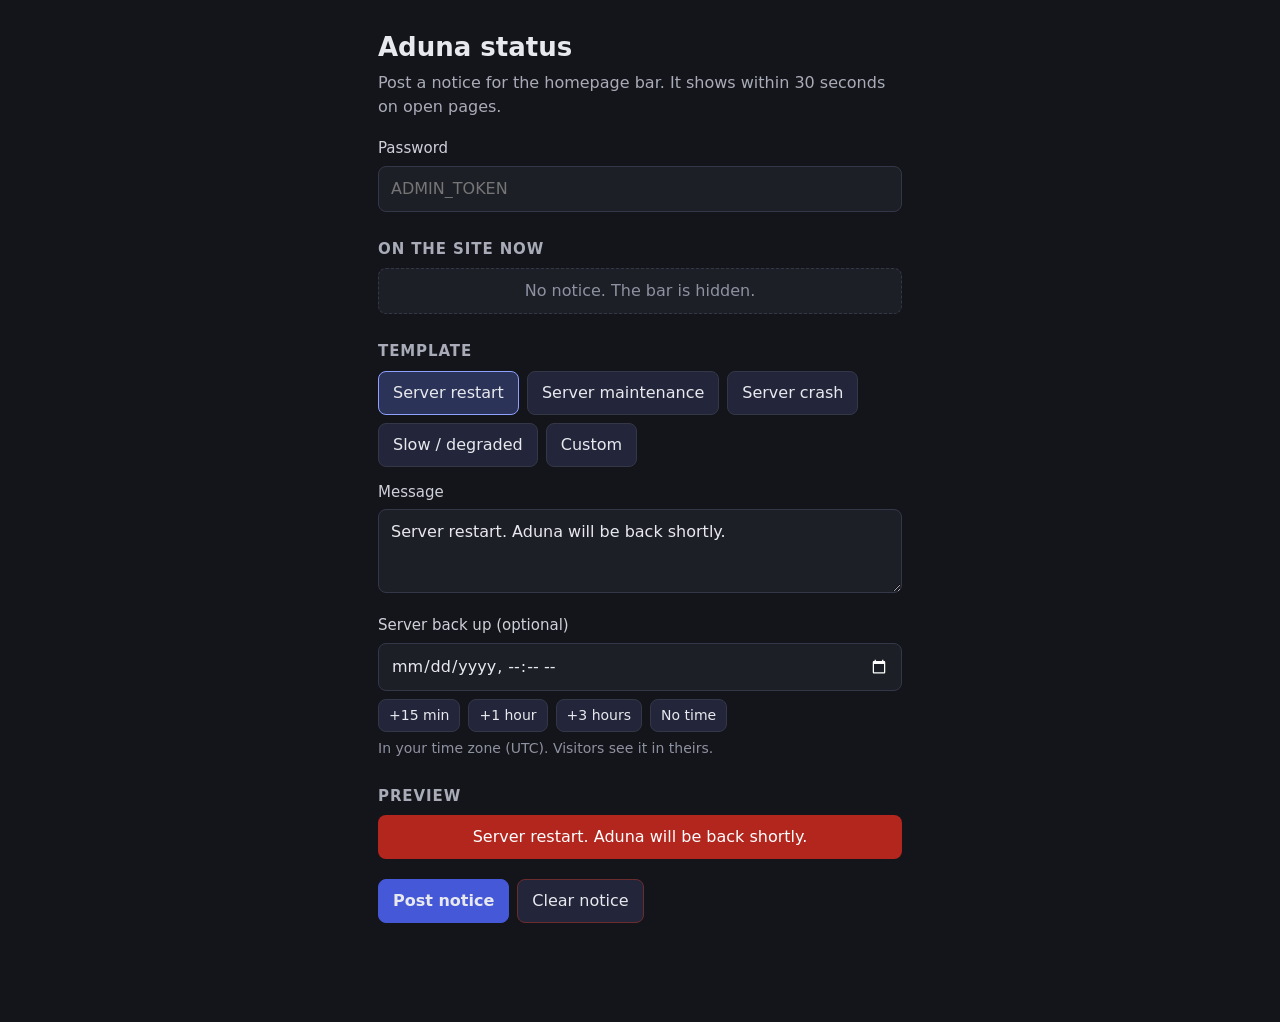
<file: admin.html>
<!doctype html>
<html lang="en">
<head>
<meta charset="utf-8">
<meta name="viewport" content="width=device-width, initial-scale=1">
<meta name="robots" content="noindex, nofollow">
<title>Aduna status admin</title>
<style>
  :root { color-scheme: dark; }
  * { box-sizing: border-box; }
  body { margin: 0; background: #14151a; color: #e8e9ee; font-family: system-ui, sans-serif; line-height: 1.5; }
  main { max-width: 560px; margin: 0 auto; padding: 28px 18px 64px; }
  h1 { font-size: 26px; margin: 0 0 4px; }
  h2 { font-size: 15px; margin: 26px 0 8px; color: #a9acb8; text-transform: uppercase; letter-spacing: .06em; }
  p.sub { margin: 0 0 18px; color: #a9acb8; }
  label { display: block; margin: 14px 0 6px; font-size: 15px; color: #cfd1da; }
  input, textarea, select { width: 100%; padding: 10px 12px; font: inherit; color: inherit; background: #1d1f27; border: 1px solid #343747; border-radius: 8px; }
  textarea { min-height: 84px; resize: vertical; }
  .row { display: flex; gap: 8px; flex-wrap: wrap; }
  button { font: inherit; cursor: pointer; padding: 9px 14px; border-radius: 8px; border: 1px solid #343747; background: #23263a; color: inherit; }
  button:hover { background: #2b2f47; }
  button.on { border-color: #8da2ff; background: #2c3358; }
  button.go { background: #4458d8; border-color: #4458d8; font-weight: 600; }
  button.go:hover { background: #5568e6; }
  button.clear { border-color: #6a2c2c; }
  button:disabled { opacity: .5; cursor: default; }
  .chips button { padding: 5px 10px; font-size: 14px; }
  .hint { font-size: 14px; color: #8e91a0; margin: 6px 0 0; }
  #timeBox[hidden], #kindBox[hidden] { display: none; }
  .bar { padding: 10px 14px; border-radius: 8px; text-align: center; font-size: 16px; }
  .bar.warn { background: #f1d98a; color: #3b2f00; }
  .bar.down { background: #b3261e; color: #fff; }
  .bar.none { background: #1d1f27; color: #8e91a0; border: 1px dashed #343747; }
  #out { margin-top: 14px; min-height: 1.4em; font-size: 15px; }
  #out.err { color: #ff8a80; }
  #out.ok { color: #8be39b; }
</style>
</head>
<body>
<main>
  <h1>Aduna status</h1>
  <p class="sub">Post a notice for the homepage bar. It shows within 30 seconds on open pages.</p>

  <label for="pw">Password</label>
  <input id="pw" type="password" autocomplete="current-password" placeholder="ADMIN_TOKEN">

  <h2>On the site now</h2>
  <div id="current" class="bar none">Loading…</div>

  <h2>Template</h2>
  <div class="row" id="templates"></div>

  <label for="msg">Message</label>
  <textarea id="msg" maxlength="300"></textarea>

  <div id="kindBox" hidden>
    <label for="kind">Bar colour</label>
    <select id="kind"><option value="down">Red (server is down)</option><option value="warn">Yellow (warning)</option></select>
  </div>

  <div id="timeBox" hidden>
    <label for="back">Server back up <span id="timeReq"></span></label>
    <input id="back" type="datetime-local">
    <div class="row chips" style="margin-top:8px">
      <button type="button" data-plus="15">+15 min</button>
      <button type="button" data-plus="60">+1 hour</button>
      <button type="button" data-plus="180">+3 hours</button>
      <button type="button" data-plus="0">No time</button>
    </div>
    <p class="hint">In your time zone (<span id="tz"></span>). Visitors see it in theirs.</p>
  </div>

  <h2>Preview</h2>
  <div id="preview" class="bar none">Nothing to show</div>

  <div class="row" style="margin-top:20px">
    <button id="post" class="go" type="button">Post notice</button>
    <button id="clear" class="clear" type="button">Clear notice</button>
  </div>
  <div id="out" role="status" aria-live="polite"></div>
</main>

<script src="config.js"></script>
<script src="home-assets/status-shared.js"></script>
<script>
(function () {
  // time: 'ask' = back-up time input is shown and required; 'optional' = shown but can be left empty; false = not shown
  var T = {
    restart:     { label: 'Server restart',     down: true,  time: 'optional', msg: 'Server restart. Aduna will be back shortly.' },
    maintenance: { label: 'Server maintenance', down: true,  time: 'ask',      msg: 'Server maintenance in progress.' },
    crash:       { label: 'Server crash',       down: true,  time: 'optional', msg: 'The server crashed. We’re working on it.' },
    slow:        { label: 'Slow / degraded',    down: false, time: false,      msg: 'Aduna is running slowly right now. We’re looking into it.' },
    custom:      { label: 'Custom',             down: false, time: 'optional', msg: '' }
  };

  var $ = function (id) { return document.getElementById(id); };
  var pw = $('pw'), msg = $('msg'), kind = $('kind'), back = $('back'), out = $('out');
  var current = 'restart';

  $('tz').textContent = (Intl.DateTimeFormat().resolvedOptions().timeZone) || 'your time zone';
  try { pw.value = sessionStorage.getItem('adunaAdmin') || ''; } catch (e) {}

  // template buttons
  Object.keys(T).forEach(function (k) {
    var b = document.createElement('button');
    b.type = 'button'; b.dataset.t = k; b.textContent = T[k].label;
    b.addEventListener('click', function () { pick(k); });
    $('templates').appendChild(b);
  });

  function pad(n) { return (n < 10 ? '0' : '') + n; }
  function localValue(d) {
    return d.getFullYear() + '-' + pad(d.getMonth() + 1) + '-' + pad(d.getDate()) + 'T' + pad(d.getHours()) + ':' + pad(d.getMinutes());
  }

  function pick(k) {
    current = k;
    var t = T[k];
    [].forEach.call($('templates').children, function (b) { b.classList.toggle('on', b.dataset.t === k); });
    msg.value = t.msg;
    kind.value = t.down ? 'down' : 'warn';
    $('kindBox').hidden = k !== 'custom';
    $('timeBox').hidden = !t.time;
    $('timeReq').textContent = t.time === 'ask' ? '(needed)' : '(optional)';
    back.value = '';
    preview();
  }

  function isDown() { return current === 'custom' ? kind.value === 'down' : T[current].down; }
  function backIso() { return back.value ? new Date(back.value).toISOString() : null; }

  function show(el, n) {
    if (!n) { el.className = 'bar none'; el.textContent = 'Nothing to show'; return; }
    el.className = 'bar ' + (n.down ? 'down' : 'warn');
    el.textContent = n.text;
  }

  function preview() {
    var text = msg.value.trim();
    show($('preview'), text ? AdunaStatus.describe({ down: isDown(), message: text, backAt: T[current].time ? backIso() : null }) : null);
  }

  function loadCurrent() {
    AdunaStatus.load().then(function (n) { show($('current'), n); if (!n) $('current').textContent = 'No notice. The bar is hidden.'; })
      .catch(function () { $('current').className = 'bar none'; $('current').textContent = 'Could not read the current notice.'; });
  }

  function say(text, cls) { out.textContent = text; out.className = cls || ''; }

  function call(method, body) {
    try { sessionStorage.setItem('adunaAdmin', pw.value); } catch (e) {}
    return fetch(ADUNA.notice, {
      method: method,
      headers: { 'Authorization': 'Bearer ' + pw.value, 'Content-Type': 'application/json' },
      body: body ? JSON.stringify(body) : undefined
    }).then(function (r) {
      return r.json().catch(function () { return {}; }).then(function (j) {
        if (!r.ok) throw new Error(j.error || ('Failed (' + r.status + ')'));
        return j;
      });
    });
  }

  $('post').addEventListener('click', function () {
    var text = msg.value.trim();
    if (!pw.value) return say('Enter the password.', 'err');
    if (!text) return say('Write a message first.', 'err');
    if (T[current].time === 'ask' && !back.value) return say('Pick when the server will be back up.', 'err');
    say('Posting…');
    call('POST', { down: isDown(), message: text, backAt: T[current].time ? backIso() : null, template: current })
      .then(function () { say('Posted.', 'ok'); loadCurrent(); })
      .catch(function (e) { say(e.message, 'err'); });
  });

  $('clear').addEventListener('click', function () {
    if (!pw.value) return say('Enter the password.', 'err');
    say('Clearing…');
    call('DELETE')
      .then(function () { say('Cleared. The bar is hidden.', 'ok'); loadCurrent(); })
      .catch(function (e) { say(e.message, 'err'); });
  });

  [].forEach.call(document.querySelectorAll('[data-plus]'), function (b) {
    b.addEventListener('click', function () {
      var m = +b.dataset.plus;
      back.value = m ? localValue(new Date(Date.now() + m * 60000)) : '';
      preview();
    });
  });

  msg.addEventListener('input', preview);
  kind.addEventListener('change', preview);
  back.addEventListener('input', preview);

  pick('restart');
  loadCurrent();
})();
</script>
</body>
</html>
</file>
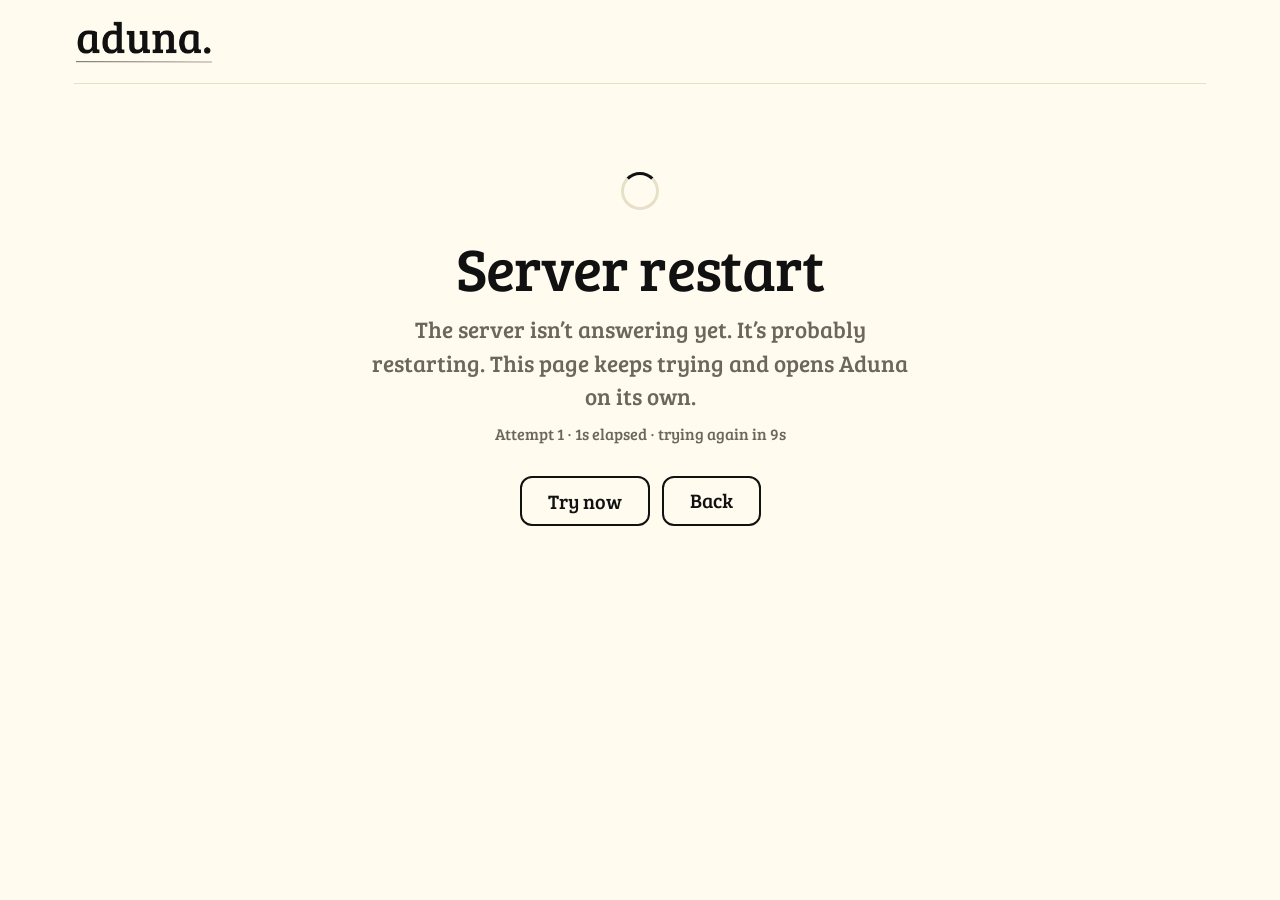
<file: connect.html>
<!doctype html>
<html lang="en">
<head>
<meta charset="utf-8">
<meta name="viewport" content="width=device-width, initial-scale=1">
<title>Connecting to Aduna</title>
<meta name="theme-color" content="#fffbef">
<link rel="icon" type="image/png" href="home-assets/favicon.png" media="(prefers-color-scheme: light)" />
<link rel="icon" type="image/png" href="home-assets/favicon-dark.png" media="(prefers-color-scheme: dark)" />
<link rel="apple-touch-icon" href="home-assets/apple-touch-icon.png">
<link rel="stylesheet" href="home-assets/landing.css">
<link rel="stylesheet" href="site.css">
</head>
<body>
<div id="bar" role="status" aria-live="polite"></div>

<div class="wrap">
  <nav>
    <a class="brand" href="/" aria-label="aduna."><span class="logo-wm" role="img" aria-label="aduna."></span></a>
  </nav>

  <main class="conn">
    <div class="spin" role="progressbar" aria-label="Connecting to the server"></div>
    <h1 id="title">Connecting to Aduna</h1>
    <p class="what" id="what" aria-live="polite">Checking the server…</p>
    <p class="meta" id="meta"></p>
    <div class="cta">
      <button class="btn ghost" id="now" type="button">Try now</button>
      <a class="btn ghost" href="/">Back</a>
    </div>
  </main>
</div>

<script src="config.js"></script>
<script src="home-assets/theme.js"></script>
<script src="home-assets/status-shared.js"></script>
<script>
(function () {
  var RETRY = (ADUNA.retrySeconds || 5) * 1000;
  var TIMEOUT = 4000; // give up on a single attempt before the next one is due

  // connect.html?go=app | signup | download. Only these three are allowed, so the page cannot be used to send people elsewhere.
  var go = '';
  try { go = new URLSearchParams(location.search).get('go') || ''; } catch (e) {}
  var DEST = ADUNA.origin + (ADUNA.targets[go] || ADUNA.targets.app);

  var bar = document.getElementById('bar');
  var title = document.getElementById('title');
  var what = document.getElementById('what');
  var meta = document.getElementById('meta');
  var now = document.getElementById('now');

  var attempts = 0, busy = false, nextAt = 0, startedAt = Date.now(), notice = null, done = false;
  var tickTimer = null, nextTimer = null;

  function ping() {
    var ctl = typeof AbortController === 'function' ? new AbortController() : null;
    var stop = ctl ? setTimeout(function () { ctl.abort(); }, TIMEOUT) : null;
    return fetch(ADUNA.health + '?t=' + Date.now(), { cache: 'no-store', signal: ctl ? ctl.signal : undefined })
      .then(function (r) { return r.ok ? r.text() : ''; })
      .then(function (t) { return t.trim() === 'ok'; })
      .catch(function () { return false; })
      .then(function (up) { if (stop) clearTimeout(stop); return up; });
  }

  // the notice posted from /admin.html, if there is one (includes the back-up time when one was given)
  function loadNotice() {
    return AdunaStatus.load()
      .then(function (n) { notice = n; })
      .catch(function () {});
  }

  function showBar() {
    if (!notice) { bar.className = ''; bar.textContent = ''; return; }
    bar.className = 'show ' + (notice.down ? 'down' : 'warn');
    bar.textContent = notice.text;
  }

  function explain() {
    if (navigator.onLine === false) {
      title.textContent = 'You’re offline';
      what.textContent = 'Check your internet connection. Aduna will open as soon as you’re back online.';
    } else if (notice && notice.text) {
      title.textContent = 'Waiting for Aduna';
      what.textContent = notice.text;
    } else {
      title.textContent = 'Server restart';
      what.textContent = 'The server isn’t answering yet. It’s probably restarting. This page keeps trying and opens Aduna on its own.';
    }
  }

  function tick() {
    if (done) return;
    var bits = [];
    if (attempts > 0) bits.push('Attempt ' + attempts);
    bits.push(Math.max(0, Math.round((Date.now() - startedAt) / 1000)) + 's elapsed');
    if (!busy && nextAt) {
      var left = Math.max(0, Math.ceil((nextAt - Date.now()) / 1000));
      bits.push('trying again in ' + left + 's');
    }
    meta.textContent = bits.join(' · ');
  }

  function check() {
    if (busy || done) return;
    busy = true;
    now.disabled = true;
    clearTimeout(nextTimer);
    var began = Date.now();
    if (attempts === 0) what.textContent = 'Checking the server…';
    tick();

    Promise.all([ping(), loadNotice()]).then(function (res) {
      var up = res[0];
      attempts += 1;
      busy = false;
      now.disabled = false;
      showBar();
      if (up) {
        done = true;
        clearInterval(tickTimer);
        title.textContent = 'Connected';
        what.textContent = 'Opening Aduna…';
        meta.textContent = '';
        location.replace(DEST);
        return;
      }
      explain();
      // a fixed beat: the next attempt starts RETRY after this one started
      nextAt = began + RETRY;
      nextTimer = setTimeout(check, Math.max(0, nextAt - Date.now()));
      tick();
    });
  }

  now.addEventListener('click', check);
  window.addEventListener('online', check);
  tickTimer = setInterval(tick, 1000);
  check();
})();
</script>
</body>
</html>
</file>
<file: home-assets/landing.css>
@font-face{font-family:'Bree Serif';src:url('bree-serif.woff2') format('woff2');font-display:swap}
:root{--cream:#fffbef;--ink:#111112;--muted:#6d675a;--line:#e7dfc8;--card:#fff;--gold:#e0b04a;--green:#3fb577;
  --fg:#111112;--accent:#111112;--on-accent:#fffbef;--band:#111112;--band-fg:#fffbef;--band-muted:#b9b3a5;
  --d-bg:#2a2a2d;--d-bg2:#222225;--d-bg3:#18181a;--d-field:#363639;--d-line:#3a3a3e;--d-text:#e5e1d6;--d-muted:#98948a}
*{box-sizing:border-box;margin:0;padding:0}
html{scroll-behavior:smooth}
body{font-family:'Bree Serif',Georgia,serif;background:var(--cream);color:var(--fg);line-height:1.45;-webkit-font-smoothing:antialiased;transition:background-color .3s,color .3s}
a{color:inherit;text-decoration:none}
.wrap{max-width:1180px;margin:0 auto;padding:0 24px}
nav{display:flex;align-items:center;justify-content:space-between;height:84px;border-bottom:1px solid var(--line)}

nav .links{display:flex;align-items:center;gap:30px;font-size:19px}
nav .links a.t{color:var(--muted)}nav .links a.t:hover{color:var(--fg)}
.btn{display:inline-flex;align-items:center;justify-content:center;gap:10px;height:50px;padding:0 26px;border-radius:12px;font-size:20px;border:2px solid var(--accent);background:var(--accent);color:var(--on-accent);transition:background-color .3s,color .3s,border-color .3s,opacity .15s;cursor:pointer;font-family:inherit}
.btn:hover{opacity:.88}
.btn.ghost{background:transparent;color:var(--fg);border-color:var(--fg)}.btn.ghost:hover{opacity:1;background:var(--fg);color:var(--cream)}
.btn.sm{height:42px;padding:0 20px;font-size:18px;border-radius:10px}
.btn.big{height:58px;padding:0 34px;font-size:23px;border-radius:14px}
.hero{display:grid;grid-template-columns:minmax(0,1fr);gap:48px;padding:56px 0 40px;text-align:left}
.kicker{font-size:19px;color:var(--muted)}
h1{font-weight:400;font-size:clamp(44px,7vw,88px);line-height:1.04;letter-spacing:-.015em;margin:12px 0 20px}
.hero p.lead{font-size:clamp(19px,2.2vw,25px);color:var(--muted);max-width:660px;margin:0 0 32px}
.cta{display:flex;gap:12px;flex-wrap:wrap}
.hero .note{margin-top:16px;color:var(--muted);font-size:16px;max-width:520px}
/* try a theme: the product's own differentiator, usable before anyone signs up */
.try{margin-top:32px;padding-top:20px;border-top:1px solid var(--line);display:flex;flex-direction:column;gap:12px}
.try-label{font-size:16px;color:var(--muted)}
.dots{display:flex;flex-wrap:wrap;gap:8px}
/* two columns on a wide screen: the words on the left, the member goal on the right, so the goal is on the first screen */
@media(min-width:1000px){
  .hero{grid-template-columns:minmax(0,1fr) minmax(0,1.05fr);gap:56px;align-items:center;padding:56px 0 64px}
  .hero h1{font-size:clamp(52px,5.4vw,76px)}
  .hero .goal{margin:0}
}
/* member goal (landing.js fills in the number from /api/public/members). Drawn in the page's band colours so a theme pick restyles it. */
.goal{margin:0;border-radius:14px;background:var(--band);color:var(--band-fg);padding:44px 40px;text-align:left;transition:background-color .3s,color .3s}
.goal-kicker{font-size:20px;color:var(--band-muted)}
.goal-count{display:flex;flex-wrap:wrap;align-items:baseline;gap:0 16px;margin:12px 0 26px;line-height:1}
.goal-count b{font-weight:400;font-size:clamp(72px,10vw,128px);letter-spacing:-.02em;font-variant-numeric:tabular-nums}
.goal-count .of{font-size:clamp(26px,3.2vw,40px);color:var(--band-muted)}
.goal-bar{height:20px;border-radius:10px;border:2px solid var(--band-muted);overflow:hidden}
.goal-fill{height:100%;width:0;background:var(--band-fg);transition:width .9s ease-out}
.goal-note{margin-top:20px;font-size:20px;color:var(--band-muted)}
.goal.off .goal-count,.goal.off .goal-bar{display:none}
.goal.off .goal-note{margin-top:14px;font-size:clamp(26px,3.2vw,40px);color:var(--band-fg);line-height:1.2}
@media(max-width:560px){.goal{padding:30px 24px}}
/* sections */
section{padding:88px 0}
h2{font-weight:400;font-size:clamp(36px,5vw,64px);line-height:1.08;letter-spacing:-.01em;margin-bottom:14px}
.sub{font-size:22px;color:var(--muted);max-width:680px}
.two{display:grid;grid-template-columns:1fr 1.35fr;gap:72px;align-items:start}
.two>div:first-child{position:sticky;top:32px}
.feat>div{padding:22px 0;border-top:1px solid var(--line)}.feat>div:last-child{border-bottom:1px solid var(--line)}
.feat dt{font-size:25px;margin-bottom:6px}.feat dd{color:var(--muted);font-size:18px;max-width:560px}
.dark{background:var(--band);color:var(--band-fg);transition:background-color .3s,color .3s}
.dark .sub,.dark .spec{color:var(--band-muted)}
.split{display:grid;grid-template-columns:1.05fr 1fr;gap:56px;align-items:center}
.cipher{background:#0a0a0b;border:1px solid #2a2a2d;border-radius:12px;padding:22px;font-family:ui-monospace,Menlo,Consolas,monospace;font-size:15px;color:#7fe0a8;word-break:break-all;line-height:1.6}
.cipher .lab{font-family:'Bree Serif',serif;font-size:14px;color:#9d978a;margin-bottom:10px}
.plain{background:#2a2a2d;border-radius:12px;padding:20px 22px;margin-bottom:12px;color:#e5e1d6;font-size:20px}
.plain .lab{font-size:14px;color:#9d978a;margin-bottom:10px}
.spec{margin-top:26px;font-size:17px;max-width:520px}
/* a theme swatch: the page's background colour with a dot in the theme's accent (the accent is the button's text colour, set per theme below) */
.sw{cursor:pointer;font-family:inherit;position:relative;display:block;width:30px;height:30px;padding:0;border-radius:50%;border:2px solid var(--line);font-size:0;line-height:0}
.sw::after{content:"";position:absolute;inset:7px;border-radius:50%;background:currentColor}
@media(pointer:coarse){.sw{width:38px;height:38px}.sw::after{inset:10px}}
.final{text-align:center;padding:40px 0 56px}
.final .logo-ic{margin:0 auto}
.final h2{font-size:clamp(44px,7vw,92px);margin:18px 0 28px}
footer{border-top:2px solid var(--line);padding:32px 0 48px;color:var(--muted);font-size:17px;display:flex;justify-content:space-between;flex-wrap:wrap;gap:12px}
@media(max-width:900px){.two{grid-template-columns:1fr;gap:28px}.two>div:first-child{position:static}.split{grid-template-columns:1fr}nav .links a.t{display:none}}
@media(max-width:560px){.btn.big{height:54px;font-size:21px}}
#pwa-toast{position:fixed;left:50%;bottom:24px;transform:translate(-50%,20px);max-width:min(92vw,440px);background:#111112;color:#fff;padding:14px 18px;border-radius:14px;font-size:15px;line-height:1.4;box-shadow:0 8px 30px rgba(0,0,0,.25);opacity:0;pointer-events:none;transition:.25s;z-index:50}
#pwa-toast.show{opacity:1;transform:translate(-50%,0)}

/* was inline style="" attributes */
.is8{background:#fbf8f1 !important;color:#1c1812 !important}
.is9{background:#f3f8fb !important;color:#1f5f8b !important}
.is10{background:#f4f8f1 !important;color:#2f6b45 !important}
.is11{background:#fcf4f4 !important;color:#b4435a !important}
.is12{background:#f7f4fc !important;color:#6a4fb3 !important}
.is13{background:#fdf5ec !important;color:#c2551d !important}
.is14{background:#2a2a2d !important;color:#e8e4da !important;border-color:#2a2a2d !important}
.is15{background:#161b2a !important;color:#7aa2ff !important;border-color:#161b2a !important}
.is16{background:#17221d !important;color:#6fcf97 !important;border-color:#17221d !important}
.is17{background:#241a2b !important;color:#d68cf0 !important;border-color:#241a2b !important}
.is18{background:#271c17 !important;color:#f09a5a !important;border-color:#271c17 !important}
.is20{background:#1d1a17 !important;color:#ecd5b6 !important;border-color:#1d1a17 !important}
.is21{background:#f6f0e4 !important;color:#6f5233 !important}
.is19{margin-top:24px !important;border:none !important;justify-content:center !important}

/* theme preview: the swatches in "Eleven themes" restyle this page (landing.js sets the variables) */
.sw[aria-pressed=true]{outline:3px solid var(--fg);outline-offset:3px}
.sw:hover{border-color:var(--fg)}
/* keyboard focus: one visible ring everywhere */
a:focus-visible,button:focus-visible{outline:3px solid var(--fg);outline-offset:3px}
.btn:focus-visible{border-radius:12px}
@media (prefers-reduced-motion:reduce){html{scroll-behavior:auto}}
.feat>div,nav,footer{transition:border-color .3s}
@media (prefers-reduced-motion:reduce){body,.dark,.goal,.goal-fill,.btn{transition:none}}

/* the logos are black-on-transparent images; drawing them as a mask in the text colour keeps them readable on every theme */
.logo-wm,.logo-ic{display:block;background:var(--fg);-webkit-mask-repeat:no-repeat;mask-repeat:no-repeat;-webkit-mask-position:left center;mask-position:left center;-webkit-mask-size:contain;mask-size:contain;transition:background-color .3s}
.logo-wm{width:140px;height:44px;-webkit-mask-image:url(aduna-wordmark.png);mask-image:url(aduna-wordmark.png)}
.logo-ic{width:101px;height:110px;-webkit-mask-position:center;mask-position:center;-webkit-mask-image:url(aduna-icon.png);mask-image:url(aduna-icon.png)}
</file>
<file: site.css>
/* Extra styles for the homepage and the connecting page. The look itself comes from home-assets/landing.css, which is a copy of the Aduna landing page. */

/* the status bar across the top */
#bar{display:none;padding:10px 16px;text-align:center;font-size:17px;line-height:1.4}
#bar.show{display:block}
#bar.warn{background:#f1d98a;color:#3b2f00}
#bar.down{background:#b3261e;color:#fff}

/* the connecting page */
.conn{max-width:560px;margin:0 auto;padding:88px 0 96px;text-align:center}
.conn .spin{width:38px;height:38px;margin:0 auto 26px;border:3px solid var(--line);border-top-color:var(--fg);border-radius:50%;animation:spin 1s linear infinite}
.conn h1{font-size:clamp(36px,6vw,60px);margin:0 0 14px}
.conn .what{font-size:clamp(19px,2.2vw,23px);color:var(--muted);min-height:3em;margin:0 0 10px}
.conn .meta{font-size:16px;color:var(--muted);min-height:1.4em;margin:0 0 30px}
.conn .cta{justify-content:center}
.conn .btn:disabled{opacity:.5;cursor:default}
@keyframes spin{to{transform:rotate(360deg)}}
@media (prefers-reduced-motion:reduce){.conn .spin{animation-duration:3s}}
</file>
